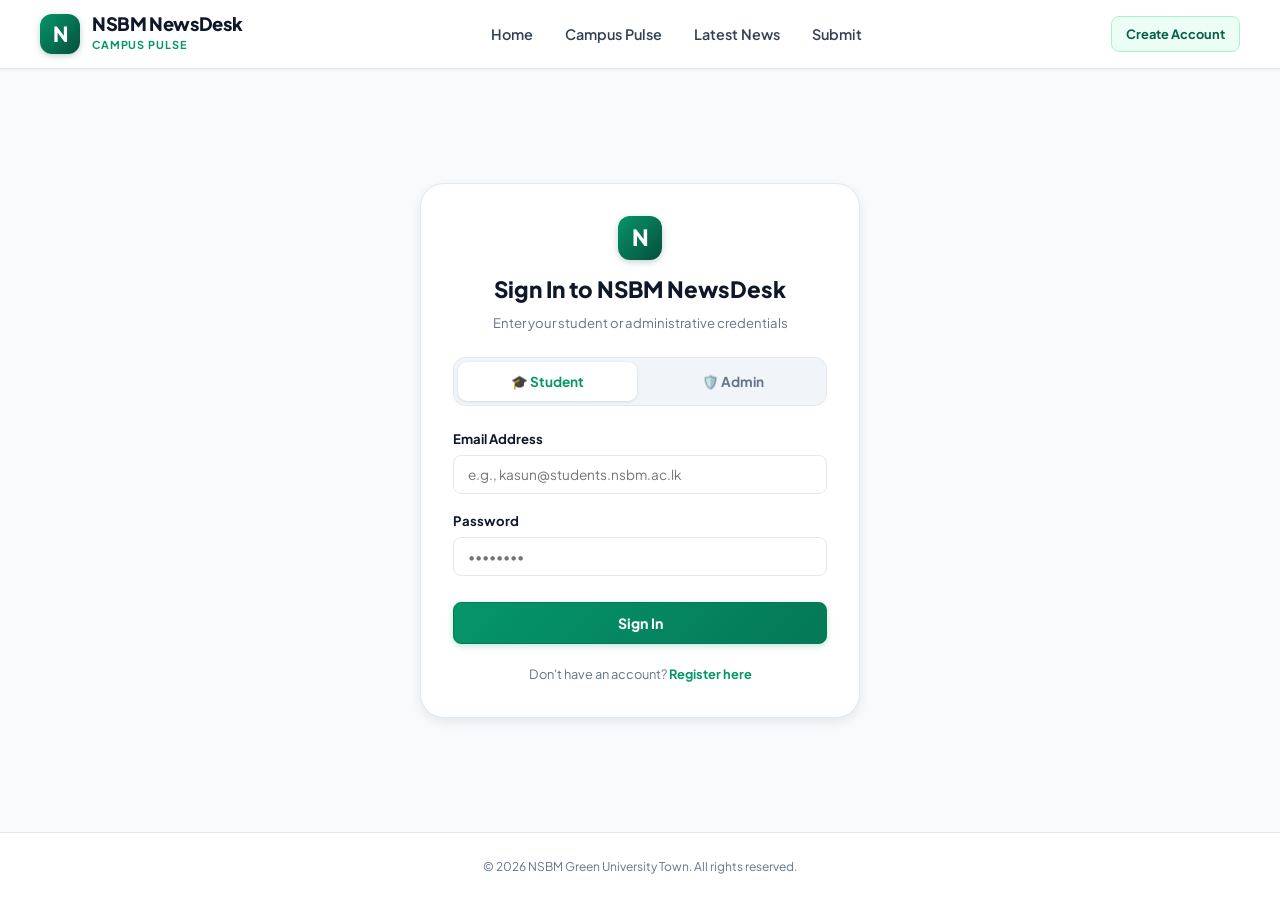
<file: login.html>
<!DOCTYPE html>
<html lang="en">
<head>
  <meta charset="UTF-8" />
  <meta name="viewport" content="width=device-width, initial-scale=1.0" />
  <title>Account Login — NSBM NewsDesk | NSBM Green University</title>
  <meta name="description" content="Sign in to your NSBM Green University NewsDesk student or administrative account." />

  <!-- Google Fonts: Plus Jakarta Sans & Newsreader -->
  <link rel="preconnect" href="https://fonts.googleapis.com">
  <link rel="preconnect" href="https://fonts.gstatic.com" crossorigin>
  <link href="https://fonts.googleapis.com/css2?family=Plus+Jakarta+Sans:wght@300;400;500;600;700;800&family=Newsreader:ital,opsz,wght@0,6..72,400;0,6..72,500;0,6..72,600;1,6..72,400&family=JetBrains+Mono:wght@400;500&display=swap" rel="stylesheet">

  <!-- Modular CSS Files -->
  <link rel="stylesheet" href="./css/style.css" />
  <link rel="stylesheet" href="./css/header.css" />
  <link rel="stylesheet" href="./css/footer.css" />
  <style>
    .role-switch { display: flex; gap: 6px; background: #f1f5f9; border: 1px solid var(--border, #e2e8f0); border-radius: 12px; padding: 4px; margin-bottom: 22px; }
    .role-switch-btn { flex: 1; border: 0; background: transparent; padding: 9px 12px; border-radius: 9px; font: inherit; font-size: 0.85rem; font-weight: 700; color: var(--muted-slate, #64748b); cursor: pointer; transition: background .15s, color .15s, box-shadow .15s; }
    .role-switch-btn.active { background: #ffffff; color: var(--primary-accent, #059669); box-shadow: 0 1px 3px rgba(15, 23, 42, .12); }
    .role-switch-btn:focus-visible { outline: 2px solid var(--primary-accent, #059669); outline-offset: 1px; }
  </style>
</head>
<body style="display: flex; flex-direction: column; min-height: 100vh;">

  <!-- Simple Brand Header -->
  <header class="main-nav-header">
    <div class="container">
      <div class="nav-wrapper">
        <a href="./index.html" class="brand-link">
          <div class="brand-logo-icon">N</div>
          <div class="brand-text">
            <span class="brand-title">NSBM NewsDesk</span>
            <span class="brand-sub">Campus Pulse</span>
          </div>
        </a>

        <ul class="nav-menu">
          <li><a href="./index.html" class="nav-item-link">Home</a></li>
          <li><a href="./pulse.html" class="nav-item-link">Campus Pulse</a></li>
          <li><a href="./news.html" class="nav-item-link">Latest News</a></li>
          <li><a href="./submit.html" class="nav-item-link">Submit</a></li>
        </ul>

        <div class="nav-actions">
          <a href="./register.html" class="btn-secondary" style="padding: 7px 14px; font-size: 0.8rem;">
            Create Account
          </a>
        </div>
      </div>
    </div>
  </header>

  <main style="flex: 1; display: flex; align-items: center; justify-content: center; padding: 48px 20px;">
    <div style="width: 100%; max-width: 440px; background: #ffffff; border: 1px solid var(--border); border-radius: var(--radius-xl); padding: 32px; box-shadow: var(--shadow-md);">
      <div style="text-align: center; margin-bottom: 24px;">
        <div class="brand-logo-icon" style="margin: 0 auto 12px; width: 44px; height: 44px; font-size: 1.4rem;">N</div>
        <h1 style="font-size: 1.4rem; font-weight: 800; color: var(--dark-slate);">Sign In to NSBM NewsDesk</h1>
        <p style="font-size: 0.82rem; color: var(--muted-slate); margin-top: 4px;">Enter your student or administrative credentials</p>
      </div>

      <div class="role-switch" role="tablist" aria-label="Account type">
        <button type="button" class="role-switch-btn active" data-type="student" role="tab" onclick="setLoginType('student')">🎓 Student</button>
        <button type="button" class="role-switch-btn" data-type="admin" role="tab" onclick="setLoginType('admin')">🛡️ Admin</button>
      </div>

      <div id="loginErrorMessage" style="display: none; background: #fef2f2; border: 1px solid #fecaca; color: #b91c1c; padding: 10px 14px; border-radius: 8px; font-size: 0.8rem; margin-bottom: 18px; font-weight: 600;"></div>

      <form id="loginForm" onsubmit="handleFormLogin(event)">
        <div class="form-group">
          <label>Email Address</label>
          <input type="email" id="loginEmail" class="form-control" placeholder="e.g., kasun@students.nsbm.ac.lk" required />
        </div>

        <div class="form-group">
          <label>Password</label>
          <input type="password" id="loginPassword" class="form-control" placeholder="••••••••" required />
        </div>

        <button type="submit" class="btn-submit-primary" style="width: 100%; margin-top: 10px;">
          Sign In
        </button>
      </form>

      <div style="text-align: center; margin-top: 20px; font-size: 0.8rem; color: var(--muted-slate);">
        Don't have an account? <a href="./register.html" id="loginRegisterLink" style="color: var(--primary-accent); font-weight: 700;">Register here</a>
      </div>
    </div>
  </main>

  <footer class="site-footer" style="margin-top: 0; padding: 24px 0;">
    <div class="container" style="text-align: center; font-size: 0.75rem; color: var(--muted-slate);">
      © 2026 NSBM Green University Town. All rights reserved.
    </div>
  </footer>

  <script src="./js/auth.js"></script>
  <script>
    let loginType = 'student';

    function setLoginType(type) {
      loginType = type === 'admin' ? 'admin' : 'student';
      document.querySelectorAll('.role-switch-btn').forEach(b => {
        b.classList.toggle('active', b.dataset.type === loginType);
      });
      document.getElementById('loginEmail').placeholder =
        loginType === 'admin' ? 'e.g., rasika@nsbm.ac.lk' : 'e.g., kasun@students.nsbm.ac.lk';
      document.getElementById('loginRegisterLink').href =
        loginType === 'admin' ? './register.html?type=admin' : './register.html';
      document.getElementById('loginErrorMessage').style.display = 'none';
    }

    async function handleFormLogin(e) {
      e.preventDefault();
      const email = document.getElementById('loginEmail').value.trim();
      const password = document.getElementById('loginPassword').value;
      const errBox = document.getElementById('loginErrorMessage');
      const submitButton = document.querySelector('#loginForm button[type="submit"]');
      errBox.style.display = 'none';
      submitButton.disabled = true;
      submitButton.textContent = 'Signing in...';

      try {
        const res = await fetch('./backend/login.php', {
          method: 'POST',
          headers: { 'Content-Type': 'application/json', 'Accept': 'application/json' },
          body: JSON.stringify({ account_type: loginType, email, password }),
          credentials: 'same-origin'
        });
        const data = await res.json().catch(() => ({}));
        if (!res.ok || !data.success || !data.user) {
          throw new Error(data.error || 'Unable to sign in. Please check your details and try again.');
        }
        localStorage.removeItem('nsbm_session_user');
        window.location.href = data.user.role === 'ADMIN' ? './admin/dashboard.html' : './index.html';
      } catch (err) {
        errBox.textContent = err.message || 'Could not connect to the server. Make sure Apache and MySQL are running.';
        errBox.style.display = 'block';
      } finally {
        submitButton.disabled = false;
        submitButton.textContent = 'Sign In';
      }
    }

    // Open on the Admin tab when the link is login.html?type=admin
    if (new URLSearchParams(window.location.search).get('type') === 'admin') {
      setLoginType('admin');
    }
  </script>
</body>
</html>
</file>
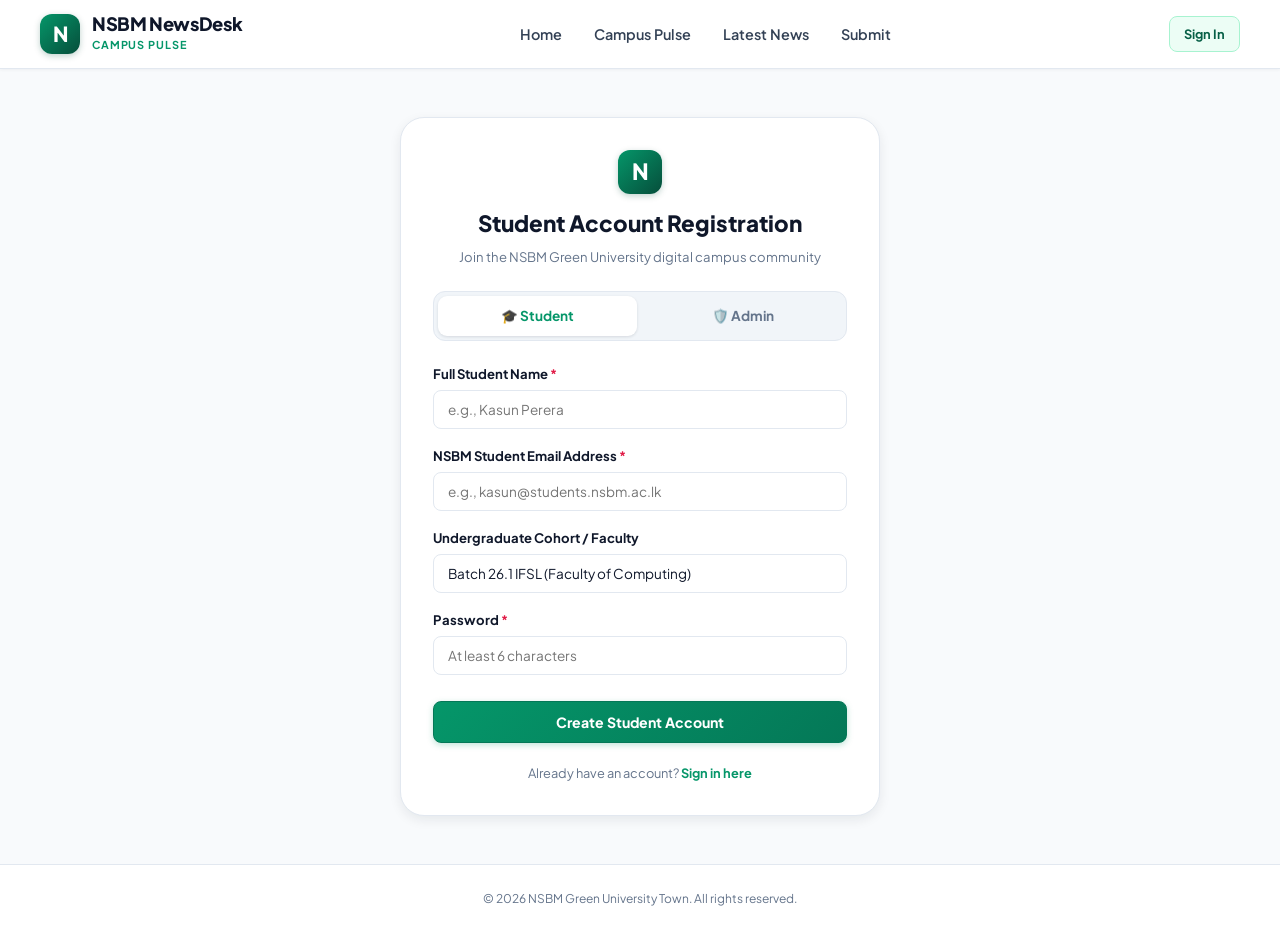
<file: register.html>
<!DOCTYPE html>
<html lang="en">
<head>
  <meta charset="UTF-8" />
  <meta name="viewport" content="width=device-width, initial-scale=1.0" />
  <title>Register — NSBM NewsDesk | NSBM Green University</title>
  <meta name="description" content="Create your student account on NSBM NewsDesk to bookmark articles, join student discussions, and personalize your feed." />

  <!-- Google Fonts: Plus Jakarta Sans & Newsreader -->
  <link rel="preconnect" href="https://fonts.googleapis.com">
  <link rel="preconnect" href="https://fonts.gstatic.com" crossorigin>
  <link href="https://fonts.googleapis.com/css2?family=Plus+Jakarta+Sans:wght@300;400;500;600;700;800&family=Newsreader:ital,opsz,wght@0,6..72,400;0,6..72,500;0,6..72,600;1,6..72,400&family=JetBrains+Mono:wght@400;500&display=swap" rel="stylesheet">

  <!-- Modular CSS Files -->
  <link rel="stylesheet" href="./css/style.css" />
  <link rel="stylesheet" href="./css/header.css" />
  <link rel="stylesheet" href="./css/footer.css" />
  <style>
    .role-switch { display: flex; gap: 6px; background: #f1f5f9; border: 1px solid var(--border, #e2e8f0); border-radius: 12px; padding: 4px; margin-bottom: 22px; }
    .role-switch-btn { flex: 1; border: 0; background: transparent; padding: 9px 12px; border-radius: 9px; font: inherit; font-size: 0.85rem; font-weight: 700; color: var(--muted-slate, #64748b); cursor: pointer; transition: background .15s, color .15s, box-shadow .15s; }
    .role-switch-btn.active { background: #ffffff; color: var(--primary-accent, #059669); box-shadow: 0 1px 3px rgba(15, 23, 42, .12); }
    .role-switch-btn:focus-visible { outline: 2px solid var(--primary-accent, #059669); outline-offset: 1px; }
  </style>
</head>
<body style="display: flex; flex-direction: column; min-height: 100vh;">

  <!-- Header -->
  <header class="main-nav-header">
    <div class="container">
      <div class="nav-wrapper">
        <a href="./index.html" class="brand-link">
          <div class="brand-logo-icon">N</div>
          <div class="brand-text">
            <span class="brand-title">NSBM NewsDesk</span>
            <span class="brand-sub">Campus Pulse</span>
          </div>
        </a>

        <ul class="nav-menu">
          <li><a href="./index.html" class="nav-item-link">Home</a></li>
          <li><a href="./pulse.html" class="nav-item-link">Campus Pulse</a></li>
          <li><a href="./news.html" class="nav-item-link">Latest News</a></li>
          <li><a href="./submit.html" class="nav-item-link">Submit</a></li>
        </ul>

        <div class="nav-actions">
          <a href="./login.html" class="btn-secondary" style="padding: 7px 14px; font-size: 0.8rem;">
            Sign In
          </a>
        </div>
      </div>
    </div>
  </header>

  <main style="flex: 1; display: flex; align-items: center; justify-content: center; padding: 48px 20px;">
    <div style="width: 100%; max-width: 480px; background: #ffffff; border: 1px solid var(--border); border-radius: var(--radius-xl); padding: 32px; box-shadow: var(--shadow-md);">
      <div style="text-align: center; margin-bottom: 24px;">
        <div class="brand-logo-icon" style="margin: 0 auto 12px; width: 44px; height: 44px; font-size: 1.4rem;">N</div>
        <h1 id="regTitle" style="font-size: 1.4rem; font-weight: 800; color: var(--dark-slate);">Student Account Registration</h1>
        <p id="regSubtitle" style="font-size: 0.82rem; color: var(--muted-slate); margin-top: 4px;">Join the NSBM Green University digital campus community</p>
      </div>

      <div class="role-switch" role="tablist" aria-label="Account type">
        <button type="button" class="role-switch-btn active" data-type="student" role="tab" onclick="setRegisterType('student')">🎓 Student</button>
        <button type="button" class="role-switch-btn" data-type="admin" role="tab" onclick="setRegisterType('admin')">🛡️ Admin</button>
      </div>

      <div id="adminApprovalNotice" style="display: none; background: #fffbeb; border: 1px solid #fde68a; color: #92400e; padding: 10px 14px; border-radius: 8px; font-size: 0.8rem; margin-bottom: 18px; font-weight: 600;">
        Admin accounts must be approved by an existing administrator before you can sign in.
      </div>

      <div id="registerSuccessMessage" style="display: none; background: #ecfdf5; border: 1px solid #a7f3d0; color: #065f46; padding: 10px 14px; border-radius: 8px; font-size: 0.8rem; margin-bottom: 18px; font-weight: 600;"></div>

      <div id="registerErrorMessage" style="display: none; background: #fef2f2; border: 1px solid #fecaca; color: #b91c1c; padding: 10px 14px; border-radius: 8px; font-size: 0.8rem; margin-bottom: 18px; font-weight: 600;"></div>

      <form id="registerForm" onsubmit="handleFormRegister(event)">
        <div class="form-group">
          <label><span id="lblNameText">Full Student Name</span> <span class="req">*</span></label>
          <input type="text" id="regName" class="form-control" placeholder="e.g., Kasun Perera" required />
        </div>

        <div class="form-group">
          <label><span id="lblEmailText">NSBM Student Email Address</span> <span class="req">*</span></label>
          <input type="email" id="regEmail" class="form-control" placeholder="e.g., kasun@students.nsbm.ac.lk" required />
        </div>

        <div class="form-group">
          <label id="lblCohort">Undergraduate Cohort / Faculty</label>
          <input type="text" id="regCohort" class="form-control" value="Batch 26.1 IFSL (Faculty of Computing)" required />
        </div>

        <div class="form-group">
          <label>Password <span class="req">*</span></label>
          <input type="password" id="regPassword" class="form-control" placeholder="At least 6 characters" minlength="6" required />
        </div>

        <button type="submit" id="regSubmitBtn" class="btn-submit-primary" style="width: 100%; margin-top: 10px;">
          Create Student Account
        </button>
      </form>

      <div style="text-align: center; margin-top: 20px; font-size: 0.8rem; color: var(--muted-slate);">
        Already have an account? <a href="./login.html" style="color: var(--primary-accent); font-weight: 700;">Sign in here</a>
      </div>
    </div>
  </main>

  <footer class="site-footer" style="margin-top: 0; padding: 24px 0;">
    <div class="container" style="text-align: center; font-size: 0.75rem; color: var(--muted-slate);">
      © 2026 NSBM Green University Town. All rights reserved.
    </div>
  </footer>

  <script src="./js/auth.js"></script>
  <script>
    const REG_TEXT = {
      student: {
        title: 'Student Account Registration',
        subtitle: 'Join the NSBM Green University digital campus community',
        name: 'Full Student Name',
        email: 'NSBM Student Email Address',
        emailPh: 'e.g., kasun@students.nsbm.ac.lk',
        cohort: 'Undergraduate Cohort / Faculty',
        cohortPh: '',
        button: 'Create Student Account'
      },
      admin: {
        title: 'Admin Account Request',
        subtitle: 'Request administrator access to manage NSBM NewsDesk',
        name: 'Full Name',
        email: 'NSBM Staff Email Address',
        emailPh: 'e.g., rasika@nsbm.ac.lk',
        cohort: 'Department / Position',
        cohortPh: 'e.g., Faculty of Computing - Lecturer',
        button: 'Request Admin Account'
      }
    };
    const regSavedCohort = { student: 'Batch 26.1 IFSL (Faculty of Computing)', admin: '' };
    let regType = 'student';

    function setRegisterType(type) {
      const cohortInput = document.getElementById('regCohort');
      regSavedCohort[regType] = cohortInput.value;
      regType = type === 'admin' ? 'admin' : 'student';
      const t = REG_TEXT[regType];

      document.querySelectorAll('.role-switch-btn').forEach(b => {
        b.classList.toggle('active', b.dataset.type === regType);
      });
      document.getElementById('regTitle').textContent = t.title;
      document.getElementById('regSubtitle').textContent = t.subtitle;
      document.getElementById('lblNameText').textContent = t.name;
      document.getElementById('lblEmailText').textContent = t.email;
      document.getElementById('regEmail').placeholder = t.emailPh;
      document.getElementById('lblCohort').textContent = t.cohort;
      cohortInput.placeholder = t.cohortPh;
      cohortInput.value = regSavedCohort[regType];
      document.getElementById('regSubmitBtn').textContent = t.button;
      document.getElementById('adminApprovalNotice').style.display = regType === 'admin' ? 'block' : 'none';
      document.getElementById('registerErrorMessage').style.display = 'none';
      document.getElementById('registerSuccessMessage').style.display = 'none';
    }

    async function handleFormRegister(e) {
      e.preventDefault();
      const name = document.getElementById('regName').value.trim();
      const email = document.getElementById('regEmail').value.trim();
      const cohort = document.getElementById('regCohort').value.trim();
      const password = document.getElementById('regPassword').value;
      const errBox = document.getElementById('registerErrorMessage');
      const okBox = document.getElementById('registerSuccessMessage');
      const submitButton = document.getElementById('regSubmitBtn');
      errBox.style.display = 'none';
      okBox.style.display = 'none';
      submitButton.disabled = true;
      submitButton.textContent = 'Creating account...';

      try {
        const res = await fetch('./backend/register.php', {
          method: 'POST',
          headers: { 'Content-Type': 'application/json', 'Accept': 'application/json' },
          body: JSON.stringify({ account_type: regType, name, email, cohort, password }),
          credentials: 'same-origin'
        });
        const data = await res.json().catch(() => ({}));
        if (!res.ok || !data.success) {
          throw new Error(data.error || 'Registration failed. Please check your details and try again.');
        }

        // Admin requests are saved as "pending": show a message instead of signing in.
        if (data.pending) {
          document.getElementById('registerForm').reset();
          document.getElementById('regCohort').value = '';
          okBox.textContent = data.message || 'Admin request sent. An existing administrator must approve your account before you can sign in.';
          okBox.style.display = 'block';
          return;
        }

        if (!data.user) {
          throw new Error('Registration failed. Please check your details and try again.');
        }
        localStorage.removeItem('nsbm_session_user');
        window.location.href = './index.html';
      } catch (err) {
        errBox.textContent = err.message || 'Could not connect to the server. Make sure Apache and MySQL are running.';
        errBox.style.display = 'block';
      } finally {
        submitButton.disabled = false;
        submitButton.textContent = REG_TEXT[regType].button;
      }
    }

    // Open on the Admin tab when the link is register.html?type=admin
    if (new URLSearchParams(window.location.search).get('type') === 'admin') {
      setRegisterType('admin');
    }
  </script>
</body>
</html>
</file>
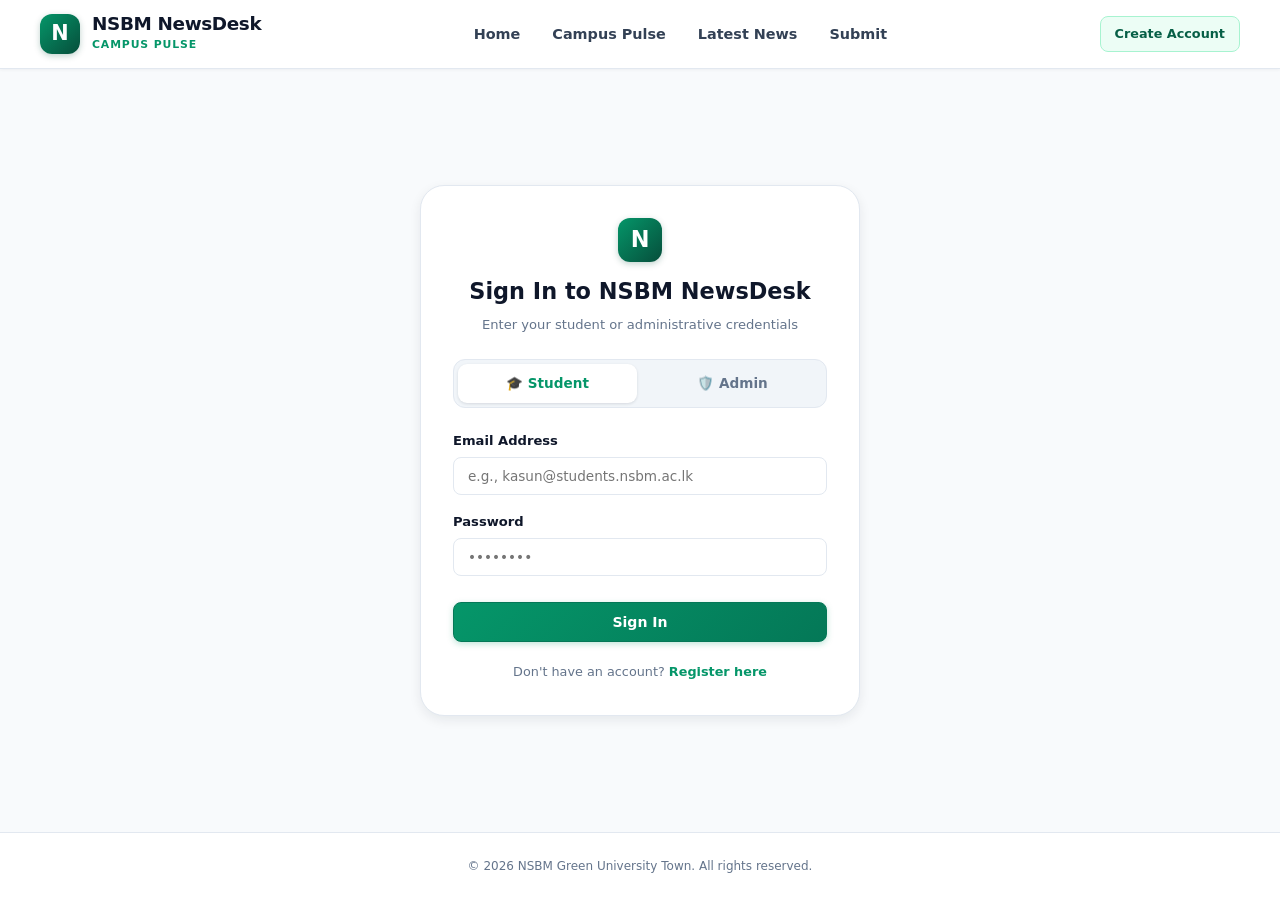
<file: admin/dashboard.html>
<!DOCTYPE html>
<html lang="en">
<head>
  <meta charset="UTF-8" />
  <meta name="viewport" content="width=device-width, initial-scale=1.0" />
  <title>Staff Admin Dashboard — NSBM NewsDesk | NSBM Green University</title>
  <meta name="description" content="Staff administration and editorial management console for NSBM Green University NewsDesk and Campus Pulse." />

  <!-- Google Fonts: Plus Jakarta Sans & Newsreader -->
  <link rel="preconnect" href="https://fonts.googleapis.com">
  <link rel="preconnect" href="https://fonts.gstatic.com" crossorigin>
  <link href="https://fonts.googleapis.com/css2?family=Plus+Jakarta+Sans:wght@300;400;500;600;700;800&family=Newsreader:ital,opsz,wght@0,6..72,400;0,6..72,500;0,6..72,600;1,6..72,400&family=JetBrains+Mono:wght@400;500&display=swap" rel="stylesheet">

  <!-- Modular CSS Files -->
  <link rel="stylesheet" href="../css/style.css" />
  <link rel="stylesheet" href="../css/header.css" />
  <link rel="stylesheet" href="../css/footer.css" />
  <link rel="stylesheet" href="../css/admin.css" />
</head>
<body>

  <!-- Navigation Bar -->
  <header class="main-nav-header">
    <div class="container">
      <div class="nav-wrapper">
        <a href="../index.html" class="brand-link">
          <div class="brand-logo-icon">N</div>
          <div class="brand-text">
            <span class="brand-title">NSBM NewsDesk</span>
            <span class="brand-sub">Staff Admin Console</span>
          </div>
        </a>

        <ul class="nav-menu">
          <li><a href="../index.html" class="nav-item-link">Student Home</a></li>
          <li><a href="../pulse.html" class="nav-item-link">Campus Pulse</a></li>
          <li><a href="../news.html" class="nav-item-link">Latest News</a></li>
          <li><a href="../submit.html" class="nav-item-link">Submit Story</a></li>
        </ul>

        <div class="nav-actions">
          <!-- Profile Badge with Account Dropdown -->
          <div class="user-profile-wrapper">
            <div class="user-profile-badge" id="userProfileBadgeBtn" title="Account Menu">
              <img id="navUserBadgeAvatar" src="https://images.unsplash.com/photo-1534528741775-53994a69daeb?auto=format&fit=crop&q=80&w=150" alt="Admin" class="user-avatar-mini" />
              <span id="navUserBadgeName">Dr. Rasika Silva</span>
              <span class="dropdown-caret">▼</span>
            </div>

            <div class="profile-dropdown-menu" id="profileDropdownMenu"></div>
          </div>

          <button class="icon-btn hamburger-toggle" id="hamburgerToggle" aria-label="Toggle Navigation Menu">
            ☰
          </button>
        </div>
      </div>
    </div>

    <!-- Mobile Drawer -->
    <div class="mobile-nav-drawer" id="mobileNavDrawer">
      <a href="../index.html">Student Home</a>
      <a href="../pulse.html">Campus Pulse</a>
      <a href="../news.html">Latest News</a>
      <a href="../submit.html">Submit Story</a>
      <a href="./dashboard.html" class="active" style="color: #059669; font-weight: 700;">Admin Dashboard</a>
    </div>
  </header>

  <!-- ========================================================= -->
  <!-- ADMIN DASHBOARD CONTENT -->
  <!-- ========================================================= -->
  <main class="page-view" style="padding-top: 20px;">
    <div class="container">

      <!-- Admin Welcome Banner -->
      <div class="admin-welcome-banner">
        <div>
          <div class="admin-role-badge">
            <span>🛡️ Staff Administration Console</span>
          </div>
          <h1 style="font-size: 1.5rem; font-weight: 800; color: var(--dark-slate); margin-top: 2px;">
            Good morning, <span id="adminGreetingName">Dr. Rasika Silva</span>
          </h1>
          <p style="font-size: 0.82rem; color: var(--muted-slate); margin-top: 2px;">
            Faculty of Computing & Media Unit · Live editorial operations for NSBM Green University.
          </p>
        </div>

        <div style="display: flex; gap: 10px; align-items: center; flex-wrap: wrap;">
          <a href="../index.html" class="btn-secondary" style="font-size: 0.82rem; padding: 10px 16px;">
            <span>Return to Student Feed</span>
          </a>
          <button class="btn-submit-primary" style="font-size: 0.82rem; padding: 10px 18px;" onclick="openAdminCreateNewsModal()">
            <span>+ Create News Article</span>
          </button>
        </div>
      </div>

      <!-- Admin Layout: Sidebar + Main Content -->
      <div class="admin-layout-wrapper">

        <!-- Sidebar Navigation -->
        <aside class="admin-sidebar-box">
          <div style="font-size: 0.68rem; font-weight: 800; text-transform: uppercase; color: #94a3b8; padding: 6px 12px 6px;">Operations</div>
          <button class="admin-nav-item-btn active" onclick="switchAdminTab('dashboard', this)">
            <span>📊 Dashboard</span>
          </button>

          <div style="font-size: 0.68rem; font-weight: 800; text-transform: uppercase; color: #94a3b8; padding: 12px 12px 6px;">Content Modules</div>
          <button class="admin-nav-item-btn" onclick="switchAdminTab('news', this)">
            <span>📰 News Management</span>
            <span class="admin-nav-badge" id="adminNewsBadge">7</span>
          </button>

          <button class="admin-nav-item-btn" onclick="switchAdminTab('pulse', this)">
            <span>📡 Campus Pulse Radar</span>
            <span class="admin-nav-badge">Live</span>
          </button>

          <button class="admin-nav-item-btn" onclick="switchAdminTab('submissions', this)">
            <span>📥 Student Submissions</span>
            <span class="admin-nav-badge" id="adminPendingBadge" style="background: #fef3c7; color: #b45309;">2 Pending</span>
          </button>

          <div style="font-size: 0.68rem; font-weight: 800; text-transform: uppercase; color: #94a3b8; padding: 12px 12px 6px;">Access Control</div>
          <button class="admin-nav-item-btn" onclick="switchAdminTab('requests', this)">
            <span>🛡️ Admin Requests</span>
            <span class="admin-nav-badge" id="adminRequestsBadge">...</span>
          </button>
        </aside>

        <!-- Main Tab Panes -->
        <div style="min-width: 0;">

          <!-- 1. DASHBOARD OVERVIEW PANE -->
          <div class="admin-tab-pane active" id="admin-pane-dashboard">

            <!-- Metrics Cards -->
            <div class="admin-metrics-row">
              <div class="admin-stat-card">
                <div class="admin-stat-icon-wrap green">📰</div>
                <div>
                  <div class="admin-stat-num" id="adminStatTotalNews">7</div>
                  <div class="admin-stat-label">Published Articles</div>
                </div>
              </div>

              <div class="admin-stat-card">
                <div class="admin-stat-icon-wrap amber">📥</div>
                <div>
                  <div class="admin-stat-num" id="adminStatPending">2</div>
                  <div class="admin-stat-label">Pending Submissions</div>
                </div>
              </div>

              <div class="admin-stat-card">
                <div class="admin-stat-icon-wrap blue">📡</div>
                <div>
                  <div class="admin-stat-num" id="adminStatPulse">4</div>
                  <div class="admin-stat-label">Active Pulse Radar Items</div>
                </div>
              </div>
            </div>

            <!-- Pending Review Queue -->
            <div class="admin-data-panel">
              <div class="admin-panel-title-bar">
                <div>
                  <h3 style="font-size: 1rem; font-weight: 800; color: var(--dark-slate);">Student Reporter Queue (Pending Review)</h3>
                  <p style="font-size: 0.75rem; color: var(--muted-slate); margin-top: 2px;">Campus submissions awaiting faculty editorial approval.</p>
                </div>
                <button class="customize-interests-btn" onclick="switchAdminTab('submissions')">View All Submissions</button>
              </div>

              <div style="overflow-x: auto;">
                <table class="admin-data-table">
                  <thead>
                    <tr>
                      <th>Ref Code</th>
                      <th>Headline</th>
                      <th>Reporter</th>
                      <th>Category</th>
                      <th>Date</th>
                      <th>Action</th>
                    </tr>
                  </thead>
                  <tbody id="adminDashboardPendingTbody">
                    <!-- Populated by js/admin.js -->
                  </tbody>
                </table>
              </div>
            </div>

            <!-- Recent Live News -->
            <div class="admin-data-panel">
              <div class="admin-panel-title-bar">
                <div>
                  <h3 style="font-size: 1rem; font-weight: 800; color: var(--dark-slate);">Recently Published Articles</h3>
                  <p style="font-size: 0.75rem; color: var(--muted-slate); margin-top: 2px;">Latest stories broadcast to university students.</p>
                </div>
                <button class="customize-interests-btn" onclick="switchAdminTab('news')">Manage All News</button>
              </div>

              <div style="overflow-x: auto;">
                <table class="admin-data-table">
                  <thead>
                    <tr>
                      <th>Headline</th>
                      <th>Category</th>
                      <th>Author</th>
                      <th>Date</th>
                      <th>Views</th>
                      <th>Status</th>
                    </tr>
                  </thead>
                  <tbody id="adminDashboardRecentTbody">
                    <!-- Populated by js/admin.js -->
                  </tbody>
                </table>
              </div>
            </div>

          </div>

          <!-- 2. NEWS MANAGEMENT PANE -->
          <div class="admin-tab-pane" id="admin-pane-news">
            <div class="admin-data-panel">
              <div class="admin-panel-title-bar">
                <div>
                  <h3 style="font-size: 1.1rem; font-weight: 800; color: var(--dark-slate);">News Management</h3>
                  <p style="font-size: 0.78rem; color: var(--muted-slate); margin-top: 2px;">Review, publish, and delete campus articles.</p>
                </div>
                <button class="btn-submit-primary" style="font-size: 0.8rem; padding: 8px 16px;" onclick="openAdminCreateNewsModal()">+ New Story</button>
              </div>

              <!-- Filter Toolbar -->
              <div style="display: flex; gap: 12px; margin-bottom: 16px; flex-wrap: wrap;">
                <input type="text" id="adminNewsSearchInput" class="form-control" style="max-width: 280px;" placeholder="Filter by title or author..." oninput="renderAdminNewsTable()" />
                <select id="adminNewsCategoryFilter" class="form-control" style="max-width: 180px;" onchange="renderAdminNewsTable()">
                  <option value="All">All Categories</option>
                  <option value="Events">Events</option>
                  <option value="Academic">Academic</option>
                  <option value="Announcements">Announcements</option>
                  <option value="Campus Life">Campus Life</option>
                </select>
              </div>

              <div style="overflow-x: auto;">
                <table class="admin-data-table">
                  <thead>
                    <tr>
                      <th>Story</th>
                      <th>Category</th>
                      <th>Author</th>
                      <th>Published</th>
                      <th>Views</th>
                      <th>Status</th>
                      <th>Actions</th>
                    </tr>
                  </thead>
                  <tbody id="adminNewsTableTbody">
                    <!-- Populated by js/admin.js -->
                  </tbody>
                </table>
              </div>
            </div>
          </div>

          <!-- 3. CAMPUS PULSE RADAR PANE -->
          <div class="admin-tab-pane" id="admin-pane-pulse">
            <div class="admin-data-panel">
              <div class="admin-panel-title-bar">
                <div>
                  <h3 style="font-size: 1.1rem; font-weight: 800; color: var(--dark-slate);">Campus Pulse Radar Management</h3>
                  <p style="font-size: 0.78rem; color: var(--muted-slate); margin-top: 2px;">Control live campus activities, timetables, and statuses.</p>
                </div>
                <button class="btn-submit-primary" style="font-size: 0.8rem; padding: 8px 16px;" onclick="openAdminAddPulseModal()">+ Add Activity</button>
              </div>

              <div id="adminPulseToolbar" style="display: flex; gap: 8px; margin-bottom: 18px;">
                <button class="pulse-tab active" onclick="filterClientAdminPulse('all', this)">All</button>
                <button class="pulse-tab" onclick="filterClientAdminPulse('happening_now', this)">🟢 Happening Now</button>
                <button class="pulse-tab" onclick="filterClientAdminPulse('upcoming', this)">🔵 Upcoming</button>
                <button class="pulse-tab" onclick="filterClientAdminPulse('completed', this)">⚪ Completed</button>
              </div>

              <div id="adminPulseCardsContainer">
                <!-- Populated by js/admin.js -->
              </div>
            </div>
          </div>

          <!-- 5. ADMIN REQUESTS PANE -->
          <div class="admin-tab-pane" id="admin-pane-requests">
            <div class="admin-data-panel">
              <div class="admin-panel-title-bar">
                <div>
                  <h3 style="font-size: 1.1rem; font-weight: 800; color: var(--dark-slate);">Admin Account Requests</h3>
                  <p style="font-size: 0.78rem; color: var(--muted-slate); margin-top: 2px;">People who registered as administrators. They cannot sign in until you approve them.</p>
                </div>
              </div>
              <div style="overflow-x: auto;">
                <table class="admin-data-table">
                  <thead>
                    <tr><th>Name</th><th>Email</th><th>Department / Position</th><th>Requested</th><th>Action</th></tr>
                  </thead>
                  <tbody id="adminRequestsTbody">
                    <tr><td colspan="5" style="text-align:center; color:#64748b; padding:28px;">Loading...</td></tr>
                  </tbody>
                </table>
              </div>
            </div>
          </div>

          <!-- 4. SUBMISSIONS QUEUE PANE -->
          <div class="admin-tab-pane" id="admin-pane-submissions">
            <div class="admin-data-panel">
              <div class="admin-panel-title-bar">
                <div>
                  <h3 style="font-size: 1.1rem; font-weight: 800; color: var(--dark-slate);">Student Reporter Submissions</h3>
                  <p style="font-size: 0.78rem; color: var(--muted-slate); margin-top: 2px;">Review student news submissions and publish them live to campus feeds.</p>
                </div>
              </div>

              <div style="margin-bottom: 18px;">
                <input type="text" id="adminSubmissionFilterInput" class="form-control" style="max-width: 320px;" placeholder="Search by student name, headline, or ref..." oninput="renderAdminSubmissionsTable()" />
              </div>

              <div id="adminSubmissionsCardsList">
                <!-- Populated by js/admin.js -->
              </div>
            </div>
          </div>

        </div>
      </div>

    </div>
  </main>

  <!-- ========================================================= -->
  <!-- ADMIN MODAL: CREATE NEWS -->
  <!-- ========================================================= -->
  <div class="interests-modal-backdrop" id="adminCreateNewsModal" onclick="closeAdminCreateNewsModal()">
    <div class="interests-modal-window" style="max-width: 620px;" onclick="event.stopPropagation()">
      <div style="display: flex; justify-content: space-between; align-items: center; margin-bottom: 14px;">
        <h3 style="font-size: 1.15rem; font-weight: 800; color: var(--dark-slate);">Publish New Campus News</h3>
        <button class="close-x-btn" onclick="closeAdminCreateNewsModal()">✕</button>
      </div>

      <form onsubmit="handleAdminCreateNewsSubmit(event)">
        <div class="form-group">
          <label>Headline / Title <span class="req">*</span></label>
          <input type="text" id="adminNewNewsTitle" class="form-control" placeholder="e.g., NSBM Green University Recognized for Sustainable Campus" required />
        </div>

        <div style="display: grid; grid-template-columns: 1fr 1fr; gap: 14px;">
          <div class="form-group">
            <label>Category <span class="req">*</span></label>
            <select id="adminNewNewsCategory" class="form-control">
              <option value="Events">Events</option>
              <option value="Academic">Academic</option>
              <option value="Announcements">Announcements</option>
              <option value="Campus Life">Campus Life</option>
              <option value="Technology">Technology</option>
              <option value="Sports">Sports</option>
            </select>
          </div>

          <div class="form-group">
            <label>Author Byline</label>
            <input type="text" id="adminNewNewsAuthor" class="form-control" value="Dr. Rasika Silva (Faculty Editor)" />
          </div>
        </div>

        <div class="form-group">
          <label>Cover Photo</label>
          <select id="adminNewNewsCover" class="form-control">
            <option value="../images/hero_innovation_week.jpg">Innovation Week & Concourse</option>
            <option value="../images/news_ai_research_lab.jpg">AI Research & Computing Complex</option>
            <option value="../images/news_career_fair.jpg">Auditorium Career Fair</option>
            <option value="../images/news_cricket_tournament.jpg">Campus Sports Grounds</option>
          </select>
        </div>

        <div class="form-group">
          <label>Short Summary (Preview feed) <span class="req">*</span></label>
          <textarea id="adminNewNewsSummary" class="form-control" style="min-height: 65px;" placeholder="Brief summary of the story..." required></textarea>
        </div>

        <div class="form-group">
          <label>Full Content <span class="req">*</span></label>
          <textarea id="adminNewNewsContent" class="form-control" style="min-height: 110px;" placeholder="Complete story content, paragraphs, quotes..." required></textarea>
        </div>

        <div class="form-group" style="display: flex; align-items: center; gap: 8px;">
          <input type="checkbox" id="adminNewNewsImportant" checked />
          <label for="adminNewNewsImportant" style="margin: 0; cursor: pointer;">Pin as Featured / Important Story</label>
        </div>

        <div style="display: flex; justify-content: flex-end; gap: 10px; margin-top: 18px;">
          <button type="button" class="btn-secondary" onclick="closeAdminCreateNewsModal()">Cancel</button>
          <button type="submit" class="btn-submit-primary">Publish Live Now</button>
        </div>
      </form>
    </div>
  </div>

  <!-- ========================================================= -->
  <!-- ADMIN MODAL: ADD PULSE ACTIVITY -->
  <!-- ========================================================= -->
  <div class="interests-modal-backdrop" id="adminAddPulseModal" onclick="closeAdminAddPulseModal()">
    <div class="interests-modal-window" style="max-width: 580px;" onclick="event.stopPropagation()">
      <div style="display: flex; justify-content: space-between; align-items: center; margin-bottom: 14px;">
        <h3 style="font-size: 1.15rem; font-weight: 800; color: var(--dark-slate);">Add Campus Pulse Activity</h3>
        <button class="close-x-btn" onclick="closeAdminAddPulseModal()">✕</button>
      </div>

      <form onsubmit="handleAdminAddPulseSubmit(event)">
        <div class="form-group">
          <label>Activity Title <span class="req">*</span></label>
          <input type="text" id="adminNewPulseTitle" class="form-control" placeholder="e.g., Computing Club Hackathon Briefing" required />
        </div>

        <div style="display: grid; grid-template-columns: 1fr 1fr; gap: 14px;">
          <div class="form-group">
            <label>Location Venue</label>
            <input type="text" id="adminNewPulseLocation" class="form-control" placeholder="e.g., Computing Lab 4, Level 3" />
          </div>

          <div class="form-group">
            <label>Time / Schedule</label>
            <input type="text" id="adminNewPulseTime" class="form-control" placeholder="e.g., 2:00 PM - 4:30 PM" />
          </div>
        </div>

        <div style="display: grid; grid-template-columns: 1fr 1fr; gap: 14px;">
          <div class="form-group">
            <label>Category</label>
            <select id="adminNewPulseCategory" class="form-control">
              <option value="Technology">Technology</option>
              <option value="Academic">Academic</option>
              <option value="Campus Life">Campus Life</option>
              <option value="Sports">Sports</option>
            </select>
          </div>

          <div class="form-group">
            <label>Initial Status</label>
            <select id="adminNewPulseStatus" class="form-control">
              <option value="happening_now">🟢 Happening Now</option>
              <option value="upcoming" selected>🔵 Upcoming</option>
              <option value="completed">⚪ Completed</option>
            </select>
          </div>
        </div>

        <div class="form-group">
          <label>Brief Activity Details</label>
          <textarea id="adminNewPulseDesc" class="form-control" style="min-height: 65px;" placeholder="Short note about what students should expect or bring..."></textarea>
        </div>

        <div style="display: flex; justify-content: flex-end; gap: 10px; margin-top: 18px;">
          <button type="button" class="btn-secondary" onclick="closeAdminAddPulseModal()">Cancel</button>
          <button type="submit" class="btn-submit-primary">Add to Pulse Radar</button>
        </div>
      </form>
    </div>
  </div>

  <!-- Toast Container -->
  <div class="toast-container" id="toastContainer"></div>

  <!-- Footer -->
  <footer class="site-footer">
    <div class="container">
      <div class="footer-grid">
        <div>
          <div style="display: flex; align-items: center; gap: 10px; margin-bottom: 12px;">
            <div class="brand-logo-icon" style="width: 32px; height: 32px; font-size: 1rem;">N</div>
            <div style="font-weight: 800; color: var(--dark-slate); font-size: 1.05rem;">NSBM NewsDesk — Campus Pulse</div>
          </div>
          <p style="line-height: 1.6; color: var(--muted-slate); font-size: 0.78rem;">
            Staff administration and editorial portal for NSBM Green University Town, Pitipana, Homagama, Sri Lanka.
          </p>
        </div>

        <div>
          <div class="footer-col-title">Navigation</div>
          <ul class="footer-links-list">
            <li><a href="../index.html">Student Home</a></li>
            <li><a href="../pulse.html">Campus Pulse</a></li>
            <li><a href="../news.html">Latest News</a></li>
            <li><a href="../submit.html">Submit Story</a></li>
            <li><a href="./dashboard.html">Admin Dashboard</a></li>
          </ul>
        </div>

        <div>
          <div class="footer-col-title">Academic Directorate</div>
          <p style="font-size: 0.78rem; color: var(--body-slate); line-height: 1.6;">
            Faculty of Computing & Media Unit<br>
            <strong>Batch 26.1 IFSL</strong><br>
            Administrative Access Level: Tier 1
          </p>
        </div>
      </div>

      <div class="footer-bottom">
        <span>© 2026 NSBM Green University Town. All rights reserved.</span>
        <span>HTML5 · CSS3 · Vanilla JavaScript · PHP · MySQL Architecture</span>
      </div>
    </div>
  </footer>

  <script src="../js/auth.js"></script>
  <script src="../js/admin.js"></script>
  <script src="../js/admin-requests.js"></script>
</body>
</html>
</file>
<file: css/style.css>
/*
 * NSBM NewsDesk — Campus Pulse
 * css/style.css
 * Core design system, variables, layouts, cards, and modal components.
 */

:root {
  --primary: #064e3b;          /* NSBM Deep Forest Green */
  --primary-accent: #059669;   /* Fresh Emerald Accent */
  --primary-light: #ecfdf5;    /* Soft Mint Green Background */
  --primary-border: #a7f3d0;   /* Light Green Border */
  --dark-slate: #0f172a;       /* Primary Text Color */
  --body-slate: #334155;       /* Body Text */
  --muted-slate: #64748b;      /* Captions and Secondary Text */
  --border: #e2e8f0;           /* Subtle Dividers & Card Outlines */
  --bg-page: #f8fafc;          /* Off-white / Clean Canvas */
  --bg-card: #ffffff;          /* Pure White Container */
  --amber: #d97706;            /* Urgency / Deadlines */
  --amber-light: #fffbeb;
  --amber-border: #fde68a;
  --rose: #e11d48;             /* Critical Alert / Happening Now */
  --rose-light: #fff1f2;
  --sky: #0284c7;              /* Upcoming Pulse */
  --sky-light: #f0f9ff;
  --radius-sm: 8px;
  --radius-md: 12px;
  --radius-lg: 18px;
  --radius-xl: 24px;
  --shadow-sm: 0 1px 3px rgba(15, 23, 42, 0.05);
  --shadow-md: 0 4px 12px rgba(15, 23, 42, 0.08);
  --shadow-lg: 0 10px 25px -5px rgba(15, 23, 42, 0.1);
  --font-sans: 'Plus Jakarta Sans', system-ui, -apple-system, sans-serif;
  --font-serif: 'Newsreader', Georgia, serif;
  --font-mono: 'JetBrains Mono', monospace;

  /* NSBM Emerald Brand Button System */
  --btn-primary-bg: #059669;
  --btn-primary-gradient: linear-gradient(135deg, #059669 0%, #047857 100%);
  --btn-primary-hover-gradient: linear-gradient(135deg, #047857 0%, #064e3b 100%);
  --btn-primary-text: #ffffff;
  --btn-primary-border: #047857;
  --btn-primary-shadow: 0 2px 6px rgba(5, 150, 105, 0.25);
  --btn-primary-hover-shadow: 0 4px 14px rgba(5, 150, 105, 0.35);
  --btn-primary-focus: 0 0 0 3px rgba(5, 150, 105, 0.25);

  --btn-secondary-bg: #ecfdf5;
  --btn-secondary-border: #a7f3d0;
  --btn-secondary-text: #065f46;
  --btn-secondary-hover-bg: #d1fae5;
  --btn-secondary-hover-border: #059669;
  --btn-secondary-hover-text: #047857;
}

/* Global Reset & Base */
* {
  box-sizing: border-box;
  margin: 0;
  padding: 0;
}

body {
  font-family: var(--font-sans);
  background-color: var(--bg-page);
  color: var(--dark-slate);
  line-height: 1.6;
  -webkit-font-smoothing: antialiased;
}

img {
  max-width: 100%;
  height: auto;
  display: block;
}

button, input, select, textarea {
  font-family: inherit;
  font-size: inherit;
}

a {
  color: inherit;
  text-decoration: none;
}

.container {
  width: 100%;
  max-width: 1240px;
  margin: 0 auto;
  padding: 0 20px;
}

.page-view {
  padding: 28px 0 60px 0;
  min-height: calc(100vh - 280px);
}

/* Pulse Indicator Dot */
.pulse-indicator {
  display: inline-block;
  width: 8px;
  height: 8px;
  border-radius: 50%;
  background-color: #34d399;
  box-shadow: 0 0 8px #34d399;
  margin-right: 6px;
  animation: pulse-glow 2s infinite;
}

@keyframes pulse-glow {
  0% { transform: scale(0.95); opacity: 0.8; }
  50% { transform: scale(1.15); opacity: 1; }
  100% { transform: scale(0.95); opacity: 0.8; }
}

/* Greeting Header */
.greeting-header {
  display: flex;
  justify-content: space-between;
  align-items: flex-end;
  margin-bottom: 24px;
  padding-bottom: 16px;
  border-bottom: 1px solid var(--border);
}

.greeting-title {
  font-size: 1.5rem;
  font-weight: 800;
  letter-spacing: -0.02em;
  color: var(--dark-slate);
}

.greeting-sub {
  font-size: 0.85rem;
  color: var(--muted-slate);
  margin-top: 4px;
}

.campus-weather-pill {
  display: inline-flex;
  align-items: center;
  gap: 8px;
  background-color: var(--primary-light);
  border: 1px solid var(--primary-border);
  padding: 6px 14px;
  border-radius: 20px;
  font-size: 0.78rem;
  font-weight: 600;
  color: var(--primary);
}

/* 2-Column Top Grid: Important News + Campus Pulse */
.home-top-grid {
  display: grid;
  grid-template-columns: 1fr 1fr;
  gap: 24px;
  margin-bottom: 28px;
  align-items: stretch;
}

.feature-box {
  background-color: var(--bg-card);
  border: 1px solid var(--border);
  border-radius: var(--radius-xl);
  padding: 22px;
  box-shadow: var(--shadow-sm);
  display: flex;
  flex-direction: column;
  justify-content: space-between;
  height: 100%;
}

.feature-box-header {
  display: flex;
  justify-content: space-between;
  align-items: center;
  padding-bottom: 14px;
  margin-bottom: 16px;
  border-bottom: 1px solid #f1f5f9;
}

.feature-box-title {
  display: flex;
  align-items: center;
  gap: 8px;
  font-size: 0.85rem;
  font-weight: 800;
  text-transform: uppercase;
  letter-spacing: 0.06em;
  color: var(--dark-slate);
}

.feature-box-title .icon-tag {
  color: var(--primary-accent);
}

.view-all-link {
  font-size: 0.78rem;
  font-weight: 700;
  color: var(--primary-accent);
  cursor: pointer;
  display: inline-flex;
  align-items: center;
  gap: 4px;
  text-decoration: none;
}

.view-all-link:hover {
  text-decoration: underline;
}

/* Important Lead Card */
.important-lead-card {
  display: flex;
  gap: 16px;
  background-color: #fbfcfd;
  border: 1px solid var(--border);
  border-radius: var(--radius-lg);
  padding: 14px;
  margin-bottom: 14px;
  cursor: pointer;
  transition: transform 0.15s, border-color 0.15s, box-shadow 0.15s;
}

.important-lead-card:hover {
  border-color: var(--primary-border);
  box-shadow: var(--shadow-sm);
  transform: translateY(-1px);
}

.important-thumb {
  width: 120px;
  height: 90px;
  border-radius: var(--radius-sm);
  object-fit: cover;
  flex-shrink: 0;
  background-color: #e2e8f0;
}

.important-lead-content {
  display: flex;
  flex-direction: column;
  justify-content: space-between;
  min-width: 0;
}

.meta-unboxed {
  font-size: 0.7rem;
  font-weight: 600;
  color: var(--muted-slate);
  margin-bottom: 4px;
  display: flex;
  align-items: center;
  gap: 6px;
}

.meta-kicker {
  color: var(--primary-accent);
  font-weight: 700;
  text-transform: uppercase;
}

.important-headline {
  font-size: 0.95rem;
  font-weight: 750;
  line-height: 1.25;
  color: var(--dark-slate);
  display: -webkit-box;
  -webkit-line-clamp: 2;
  -webkit-box-orient: vertical;
  overflow: hidden;
}

.important-desc {
  font-size: 0.78rem;
  color: var(--body-slate);
  margin-top: 4px;
  display: -webkit-box;
  -webkit-line-clamp: 2;
  -webkit-box-orient: vertical;
  overflow: hidden;
}

.read-more-action {
  font-size: 0.75rem;
  font-weight: 700;
  color: var(--primary-accent);
  display: inline-flex;
  align-items: center;
  gap: 4px;
  margin-top: 8px;
}

/* Secondary Priority Items */
.important-secondary-list {
  display: flex;
  flex-direction: column;
  gap: 10px;
}

.important-sub-card {
  padding: 10px 12px;
  border-radius: var(--radius-md);
  border: 1px solid #f1f5f9;
  background-color: #ffffff;
  cursor: pointer;
  transition: all 0.15s ease;
}

.important-sub-card:hover {
  background-color: #f8fafc;
  border-color: var(--border);
}

.headline-mini {
  font-size: 0.85rem;
  font-weight: 750;
  color: var(--dark-slate);
  line-height: 1.3;
}

.desc-mini {
  font-size: 0.74rem;
  color: var(--muted-slate);
  margin-top: 2px;
  white-space: nowrap;
  overflow: hidden;
  text-overflow: ellipsis;
}

/* Campus Pulse Preview (Right Box) */
.pulse-item-card {
  padding: 12px 14px;
  border-radius: var(--radius-md);
  border: 1px solid var(--border);
  background-color: #ffffff;
  margin-bottom: 10px;
  cursor: pointer;
  transition: all 0.15s ease;
}

.pulse-item-card:hover {
  border-color: var(--primary-border);
  transform: translateY(-1px);
  box-shadow: var(--shadow-sm);
}

.pulse-card-top {
  display: flex;
  justify-content: space-between;
  align-items: center;
  margin-bottom: 6px;
}

.status-pill {
  display: inline-flex;
  align-items: center;
  gap: 6px;
  padding: 2px 8px;
  border-radius: 20px;
  font-size: 0.68rem;
  font-weight: 800;
  letter-spacing: 0.05em;
  text-transform: uppercase;
}

.status-pill.now {
  background-color: var(--rose-light);
  color: var(--rose);
}

.status-pill.upcoming {
  background-color: var(--sky-light);
  color: var(--sky);
}

.status-pill.completed {
  background-color: #f1f5f9;
  color: var(--muted-slate);
}

.status-dot {
  width: 6px;
  height: 6px;
  border-radius: 50%;
  background-color: currentColor;
}

.pulse-card-date {
  font-size: 0.72rem;
  font-weight: 600;
  color: var(--muted-slate);
}

.pulse-card-title {
  font-size: 0.9rem;
  font-weight: 750;
  color: var(--dark-slate);
  line-height: 1.3;
  margin-bottom: 4px;
}

.pulse-card-meta {
  font-size: 0.74rem;
  color: var(--muted-slate);
  display: flex;
  gap: 12px;
}

/* 3. Don't Miss Carousel Banner */
.dont-miss-banner {
  background: linear-gradient(135deg, #fffbeb 0%, #fef3c7 100%);
  border: 1px solid var(--amber-border);
  border-radius: var(--radius-lg);
  padding: 16px 22px;
  margin-bottom: 36px;
  box-shadow: var(--shadow-sm);
  outline: none;
}

.dont-miss-banner-inner {
  display: flex;
  align-items: center;
  justify-content: space-between;
  gap: 20px;
}

.dont-miss-left {
  display: flex;
  flex-direction: column;
  gap: 4px;
  flex-shrink: 0;
}

.dont-miss-tag {
  font-size: 0.75rem;
  font-weight: 800;
  color: #92400e;
  text-transform: uppercase;
  letter-spacing: 0.08em;
}

.urgency-badge {
  background-color: #d97706;
  color: #fff;
  font-size: 0.68rem;
  font-weight: 700;
  padding: 2px 8px;
  border-radius: 12px;
  text-align: center;
}

.dont-miss-middle {
  flex: 1;
  min-width: 0;
  transition: opacity 0.18s ease, transform 0.18s ease;
}

.dont-miss-headline {
  font-size: 0.95rem;
  font-weight: 800;
  color: #78350f;
  line-height: 1.25;
}

.dont-miss-desc {
  font-size: 0.78rem;
  color: #92400e;
  margin-top: 2px;
  white-space: nowrap;
  overflow: hidden;
  text-overflow: ellipsis;
}

.dont-miss-right {
  display: flex;
  align-items: center;
  gap: 16px;
  flex-shrink: 0;
}

.carousel-controls {
  display: flex;
  align-items: center;
  gap: 6px;
}

.control-arrow-btn {
  width: 28px;
  height: 28px;
  border-radius: 50%;
  border: 1px solid var(--amber-border);
  background: #ffffff;
  color: #78350f;
  font-size: 1rem;
  font-weight: 700;
  display: flex;
  align-items: center;
  justify-content: center;
  cursor: pointer;
  transition: all 0.15s ease;
}

.control-arrow-btn:hover {
  background: #fde68a;
}

.slide-indicators {
  display: flex;
  gap: 4px;
}

.slide-dot {
  width: 6px;
  height: 6px;
  border-radius: 50%;
  background-color: #cbd5e1;
  cursor: pointer;
  transition: all 0.2s ease;
}

.slide-dot.active {
  width: 14px;
  border-radius: 6px;
  background-color: #d97706;
}

.dont-miss-link {
  font-size: 0.78rem;
  font-weight: 700;
  color: #92400e;
  cursor: pointer;
  display: flex;
  align-items: center;
  gap: 4px;
}

/* 4. News Discovery Section */
.news-discovery-section {
  margin-bottom: 40px;
}

.news-discovery-header {
  margin-bottom: 18px;
}

.discovery-title-group h2 {
  font-size: 1.35rem;
  font-weight: 800;
  color: var(--dark-slate);
}

.discovery-title-group p {
  font-size: 0.82rem;
  color: var(--muted-slate);
  margin-top: 2px;
}

.category-tabs-nav {
  display: flex;
  gap: 8px;
  overflow-x: auto;
  padding-bottom: 10px;
  margin-bottom: 18px;
}

.cat-tab-btn {
  padding: 8px 16px;
  border-radius: 20px;
  border: 1px solid var(--border);
  background-color: #ffffff;
  color: var(--body-slate);
  font-size: 0.82rem;
  font-weight: 600;
  cursor: pointer;
  white-space: nowrap;
  transition: all 0.15s ease;
}

.cat-tab-btn:hover {
  background-color: #f1f5f9;
  border-color: #cbd5e1;
}

.cat-tab-btn.active {
  background-color: var(--primary);
  color: #ffffff;
  border-color: var(--primary);
}

.for-you-prompt {
  background-color: var(--primary-light);
  border: 1px solid var(--primary-border);
  border-radius: var(--radius-md);
  padding: 10px 16px;
  margin-bottom: 20px;
  display: flex;
  justify-content: space-between;
  align-items: center;
  font-size: 0.78rem;
  color: var(--primary);
  flex-wrap: wrap;
  gap: 10px;
}

.customize-interests-btn {
  background: #ffffff;
  border: 1px solid var(--primary-border);
  color: var(--primary);
  font-size: 0.74rem;
  font-weight: 700;
  padding: 5px 12px;
  border-radius: var(--radius-sm);
  cursor: pointer;
  transition: all 0.15s ease;
}

.customize-interests-btn:hover {
  background-color: #d1fae5;
}

/* News Cards Grid */
.news-cards-grid {
  display: grid;
  grid-template-columns: repeat(auto-fill, minmax(290px, 1fr));
  gap: 22px;
}

.news-card {
  background-color: var(--bg-card);
  border: 1px solid var(--border);
  border-radius: var(--radius-lg);
  overflow: hidden;
  box-shadow: var(--shadow-sm);
  display: flex;
  flex-direction: column;
  justify-content: space-between;
  cursor: pointer;
  transition: transform 0.18s ease, box-shadow 0.18s ease, border-color 0.18s ease;
}

.news-card:hover {
  transform: translateY(-2px);
  box-shadow: var(--shadow-md);
  border-color: #cbd5e1;
}

.news-card-thumb-wrap {
  width: 100%;
  height: 180px;
  overflow: hidden;
  background-color: #f1f5f9;
}

.news-card-thumb {
  width: 100%;
  height: 100%;
  object-fit: cover;
  transition: transform 0.3s ease;
}

.news-card:hover .news-card-thumb {
  transform: scale(1.03);
}

.news-card-body {
  padding: 16px;
}

.news-card-headline {
  font-size: 1rem;
  font-weight: 750;
  color: var(--dark-slate);
  line-height: 1.35;
  margin-top: 4px;
  display: -webkit-box;
  -webkit-line-clamp: 2;
  -webkit-box-orient: vertical;
  overflow: hidden;
}

.news-card-summary {
  font-size: 0.8rem;
  color: var(--body-slate);
  margin-top: 6px;
  line-height: 1.5;
  display: -webkit-box;
  -webkit-line-clamp: 3;
  -webkit-box-orient: vertical;
  overflow: hidden;
}

.news-card-footer {
  padding: 12px 16px;
  border-top: 1px solid #f1f5f9;
  display: flex;
  align-items: center;
  justify-content: space-between;
  font-size: 0.74rem;
  background-color: #ffffff;
}

.news-card-author {
  display: flex;
  align-items: center;
  gap: 8px;
  color: var(--dark-slate);
  font-weight: 600;
}

.author-avatar {
  width: 22px;
  height: 22px;
  border-radius: 50%;
  object-fit: cover;
}

.card-actions-mini {
  display: flex;
  gap: 6px;
}

.like-btn, .bookmark-btn {
  background: transparent;
  border: 1px solid var(--border);
  border-radius: 6px;
  padding: 4px 8px;
  font-size: 0.72rem;
  font-weight: 600;
  color: var(--body-slate);
  display: inline-flex;
  align-items: center;
  gap: 4px;
  cursor: pointer;
  transition: all 0.15s ease;
}

.like-btn:hover {
  background-color: #fff1f2;
  border-color: #fecdd3;
  color: var(--rose);
}

.bookmark-btn:hover {
  background-color: var(--primary-light);
  border-color: var(--primary-border);
  color: var(--primary);
}

.bookmark-btn.saved {
  background-color: var(--primary-light);
  border-color: var(--primary-accent);
  color: var(--primary);
  font-weight: 700;
}

/* Modals */
.article-modal-backdrop, .interests-modal-backdrop {
  position: fixed;
  inset: 0;
  background-color: rgba(15, 23, 42, 0.6);
  backdrop-filter: blur(4px);
  display: none;
  align-items: center;
  justify-content: center;
  z-index: 1000;
  padding: 20px;
}

.article-modal-backdrop.open, .interests-modal-backdrop.open {
  display: flex;
}

.article-modal-window, .interests-modal-window {
  background-color: #ffffff;
  border-radius: var(--radius-xl);
  width: 100%;
  max-width: 780px;
  max-height: 90vh;
  overflow-y: auto;
  box-shadow: var(--shadow-lg);
  padding: 24px 28px;
  position: relative;
}

.modal-close-bar {
  display: flex;
  justify-content: space-between;
  align-items: center;
  margin-bottom: 16px;
  padding-bottom: 12px;
  border-bottom: 1px solid #f1f5f9;
}

.back-btn-text, .close-x-btn {
  background: none;
  border: none;
  cursor: pointer;
  font-size: 0.85rem;
  font-weight: 700;
  color: var(--body-slate);
  display: flex;
  align-items: center;
  gap: 6px;
}

.close-x-btn {
  font-size: 1.1rem;
  padding: 4px 8px;
  border-radius: 6px;
}

.close-x-btn:hover {
  background-color: #f1f5f9;
}

.article-full-headline {
  font-size: 1.6rem;
  font-weight: 800;
  color: var(--dark-slate);
  line-height: 1.25;
}

.article-hero-img {
  width: 100%;
  max-height: 380px;
  object-fit: cover;
  border-radius: var(--radius-md);
  margin: 16px 0;
}

.article-prose {
  font-size: 0.95rem;
  line-height: 1.75;
  color: #1e293b;
}

.article-prose p {
  margin-bottom: 16px;
}

.article-pullquote {
  font-family: var(--font-serif);
  font-size: 1.25rem;
  font-style: italic;
  color: var(--primary);
  border-left: 4px solid var(--primary-accent);
  padding: 12px 18px;
  margin: 20px 0;
  background-color: var(--primary-light);
  border-radius: 0 var(--radius-md) var(--radius-md) 0;
}

.student-infobox {
  background-color: #f0f9ff;
  border-left: 4px solid #0284c7;
  padding: 12px 16px;
  border-radius: 0 var(--radius-md) var(--radius-md) 0;
  margin: 20px 0;
  font-size: 0.85rem;
  color: #0369a1;
}

.student-infobox strong {
  display: block;
  font-size: 0.88rem;
  margin-bottom: 4px;
}

/* Forms & Buttons */
.form-group {
  margin-bottom: 16px;
}

.form-group label {
  display: block;
  font-size: 0.82rem;
  font-weight: 700;
  color: var(--dark-slate);
  margin-bottom: 6px;
}

.form-group .req {
  color: var(--rose);
}

.form-control {
  width: 100%;
  padding: 10px 14px;
  border: 1px solid var(--border);
  border-radius: var(--radius-sm);
  background-color: #ffffff;
  color: var(--dark-slate);
  font-size: 0.85rem;
  outline: none;
  transition: border-color 0.15s ease, box-shadow 0.15s ease;
}

.form-control:focus {
  border-color: var(--primary-accent);
  box-shadow: 0 0 0 3px rgba(5, 150, 105, 0.15);
}

.btn-submit-primary {
  display: inline-flex;
  align-items: center;
  justify-content: center;
  gap: 8px;
  background: var(--btn-primary-gradient);
  color: #ffffff;
  border: 1px solid var(--btn-primary-border);
  border-radius: var(--radius-sm);
  padding: 11px 22px;
  font-size: 0.88rem;
  font-weight: 750;
  cursor: pointer;
  box-shadow: var(--btn-primary-shadow);
  transition: all 0.18s ease;
  text-decoration: none;
}

.btn-submit-primary:hover {
  background: var(--btn-primary-hover-gradient);
  box-shadow: var(--btn-primary-hover-shadow);
  transform: translateY(-1px);
}

.btn-submit-primary:focus-visible {
  outline: none;
  box-shadow: var(--btn-primary-focus);
}

.btn-secondary {
  display: inline-flex;
  align-items: center;
  justify-content: center;
  gap: 8px;
  background: var(--btn-secondary-bg);
  color: var(--btn-secondary-text);
  border: 1px solid var(--btn-secondary-border);
  border-radius: var(--radius-sm);
  padding: 11px 20px;
  font-size: 0.88rem;
  font-weight: 700;
  cursor: pointer;
  transition: all 0.18s ease;
  text-decoration: none;
}

.btn-secondary:hover {
  background: var(--btn-secondary-hover-bg);
  border-color: var(--btn-secondary-hover-border);
  color: var(--btn-secondary-hover-text);
}

/* Toast Container */
.toast-container {
  position: fixed;
  bottom: 24px;
  right: 24px;
  z-index: 2000;
  display: flex;
  flex-direction: column;
  gap: 10px;
}

.toast-item {
  background: #0f172a;
  color: #ffffff;
  padding: 12px 18px;
  border-radius: var(--radius-md);
  box-shadow: 0 10px 25px rgba(0, 0, 0, 0.2);
  display: flex;
  align-items: center;
  gap: 10px;
  font-size: 0.85rem;
  font-weight: 600;
  border-left: 4px solid var(--primary-accent);
  animation: slideInUp 0.2s ease;
}

@keyframes slideInUp {
  from { opacity: 0; transform: translateY(12px); }
  to { opacity: 1; transform: translateY(0); }
}

/* Pulse Page Elements */
.pulse-header-marquee {
  background: #ffffff;
  border: 1px solid var(--border);
  border-radius: var(--radius-xl);
  padding: 28px;
  margin-bottom: 24px;
  box-shadow: var(--shadow-sm);
}

.pulse-badge-row {
  display: inline-flex;
  align-items: center;
  gap: 6px;
  background: var(--primary-light);
  color: var(--primary);
  padding: 4px 10px;
  border-radius: 20px;
  font-size: 0.74rem;
  font-weight: 700;
  margin-bottom: 10px;
}

.pulse-headline-large {
  font-size: 2rem;
  font-weight: 800;
  letter-spacing: -0.02em;
  color: var(--dark-slate);
}

.pulse-tagline {
  font-size: 0.85rem;
  color: var(--muted-slate);
  margin-top: 4px;
}

.pulse-filter-tabs {
  display: flex;
  gap: 8px;
  margin-bottom: 24px;
  overflow-x: auto;
  padding-bottom: 4px;
}

.pulse-tab {
  padding: 8px 16px;
  border-radius: 20px;
  border: 1px solid var(--border);
  background: #ffffff;
  font-size: 0.82rem;
  font-weight: 600;
  color: var(--body-slate);
  cursor: pointer;
  transition: all 0.15s ease;
}

.pulse-tab.active {
  background: var(--primary);
  color: #fff;
  border-color: var(--primary);
}

.pulse-timeline-grid {
  display: grid;
  grid-template-columns: repeat(auto-fill, minmax(320px, 1fr));
  gap: 20px;
}

.pulse-full-card {
  background: #ffffff;
  border: 1px solid var(--border);
  border-radius: var(--radius-lg);
  padding: 20px;
  box-shadow: var(--shadow-sm);
  display: flex;
  flex-direction: column;
  justify-content: space-between;
}

.pulse-full-card.live-glow {
  border-color: #fca5a5;
  box-shadow: 0 0 15px rgba(225, 29, 72, 0.12);
}

.pulse-details-list {
  margin-top: 12px;
  font-size: 0.78rem;
  color: var(--body-slate);
  display: flex;
  flex-direction: column;
  gap: 6px;
}

.pulse-detail-row {
  display: flex;
  gap: 8px;
  align-items: center;
}

.pulse-reminder-btn {
  background: #ffffff;
  border: 1px solid var(--border);
  border-radius: 6px;
  padding: 6px 12px;
  font-size: 0.76rem;
  font-weight: 700;
  color: var(--body-slate);
  display: inline-flex;
  align-items: center;
  gap: 6px;
  cursor: pointer;
  transition: all 0.15s ease;
}

.pulse-reminder-btn:hover {
  background: var(--primary-light);
  border-color: var(--primary-border);
  color: var(--primary);
}

.pulse-reminder-btn.active {
  background: #ecfdf5;
  border-color: var(--primary-accent);
  color: var(--primary);
}

/* Submit Story Grid */
.submit-layout-grid {
  display: grid;
  grid-template-columns: 2fr 1fr;
  gap: 28px;
}

.submit-card-form {
  background: #ffffff;
  border: 1px solid var(--border);
  border-radius: var(--radius-xl);
  padding: 28px;
  box-shadow: var(--shadow-sm);
}

.form-title-lead {
  font-size: 1.15rem;
  font-weight: 800;
  color: var(--dark-slate);
}

.form-subtitle {
  font-size: 0.8rem;
  color: var(--muted-slate);
  margin: 4px 0 20px 0;
}

.form-error-msg {
  display: none;
  font-size: 0.72rem;
  color: var(--rose);
  margin-top: 4px;
  font-weight: 600;
}

.form-error-msg.visible {
  display: block;
}

.submission-success-banner {
  display: none;
  background: #ecfdf5;
  border: 1px solid #a7f3d0;
  border-radius: var(--radius-lg);
  padding: 18px 22px;
  margin-bottom: 24px;
}

.submission-success-banner.visible {
  display: block;
}

.submit-sidebar-box {
  background: #ffffff;
  border: 1px solid var(--border);
  border-radius: var(--radius-lg);
  padding: 20px;
  box-shadow: var(--shadow-sm);
  margin-bottom: 20px;
}

.submit-sidebar-box h4 {
  font-size: 0.9rem;
  font-weight: 800;
  color: var(--dark-slate);
  margin-bottom: 8px;
}

.submit-sidebar-box p {
  font-size: 0.78rem;
  color: var(--muted-slate);
  margin-bottom: 14px;
  line-height: 1.5;
}

.workflow-step {
  display: flex;
  gap: 12px;
  margin-bottom: 12px;
  font-size: 0.78rem;
}

.step-number {
  width: 22px;
  height: 22px;
  border-radius: 50%;
  background: var(--primary-light);
  color: var(--primary);
  font-weight: 800;
  display: flex;
  align-items: center;
  justify-content: center;
  flex-shrink: 0;
  font-size: 0.72rem;
}

/* Latest News Toolbar */
.latest-news-toolbar {
  display: flex;
  justify-content: space-between;
  align-items: center;
  margin-bottom: 24px;
  gap: 16px;
  flex-wrap: wrap;
}

.search-input-group {
  position: relative;
  flex: 1;
  max-width: 460px;
}

.search-icon-pos {
  position: absolute;
  left: 14px;
  top: 50%;
  transform: translateY(-50%);
  color: var(--muted-slate);
  font-size: 0.9rem;
}

.search-input-field {
  width: 100%;
  padding: 10px 14px 10px 38px;
  border: 1px solid var(--border);
  border-radius: var(--radius-md);
  background: #ffffff;
  font-size: 0.85rem;
  outline: none;
}

.search-input-field:focus {
  border-color: var(--primary-accent);
  box-shadow: 0 0 0 3px rgba(5, 150, 105, 0.15);
}

.sort-select {
  padding: 8px 12px;
  border: 1px solid var(--border);
  border-radius: var(--radius-sm);
  background: #ffffff;
  font-size: 0.82rem;
  font-weight: 600;
  color: var(--body-slate);
  outline: none;
}

/* Empty State */
.empty-state {
  grid-column: 1 / -1;
  text-align: center;
  padding: 48px 20px;
  background: #ffffff;
  border-radius: var(--radius-lg);
  border: 1px solid var(--border);
}

.empty-state-icon {
  font-size: 2.5rem;
  margin-bottom: 12px;
}

.empty-state h3 {
  font-size: 1.1rem;
  font-weight: 800;
  color: var(--dark-slate);
}

.empty-state p {
  font-size: 0.82rem;
  color: var(--muted-slate);
  margin-top: 6px;
}

@media (max-width: 900px) {
  .home-top-grid {
    grid-template-columns: 1fr;
  }
  .submit-layout-grid {
    grid-template-columns: 1fr;
  }
  .dont-miss-banner-inner {
    flex-direction: column;
    align-items: flex-start;
  }
}
</file>
<file: css/header.css>
/*
 * NSBM NewsDesk — Campus Pulse
 * css/header.css
 * Navigation, branding, profile badge, and role-aware profile dropdown menu.
 */

.main-nav-header {
  position: sticky;
  top: 0;
  z-index: 100;
  background-color: rgba(255, 255, 255, 0.96);
  backdrop-filter: blur(8px);
  border-bottom: 1px solid var(--border);
  box-shadow: var(--shadow-sm);
}

.nav-wrapper {
  display: flex;
  align-items: center;
  justify-content: space-between;
  height: 68px;
}

/* Brand Wordmark */
.brand-link {
  display: flex;
  align-items: center;
  gap: 12px;
  cursor: pointer;
  text-decoration: none;
}

.brand-logo-icon {
  width: 40px;
  height: 40px;
  border-radius: var(--radius-md);
  background: linear-gradient(135deg, #059669, #064e3b);
  color: #fff;
  font-weight: 800;
  font-size: 1.3rem;
  display: flex;
  align-items: center;
  justify-content: center;
  box-shadow: 0 2px 6px rgba(6, 78, 59, 0.25);
  flex-shrink: 0;
}

.brand-text {
  display: flex;
  flex-direction: column;
}

.brand-title {
  font-size: 1.15rem;
  font-weight: 800;
  color: var(--dark-slate);
  letter-spacing: -0.02em;
  line-height: 1.1;
}

.brand-sub {
  font-size: 0.68rem;
  font-weight: 700;
  color: var(--primary-accent);
  text-transform: uppercase;
  letter-spacing: 0.08em;
  margin-top: 2px;
}

/* 4 Primary Navigation Links: Home, Campus Pulse, Latest News, Submit */
.nav-menu {
  display: flex;
  align-items: center;
  gap: 28px;
  list-style: none;
  margin: 0;
  padding: 0;
}

.nav-item-link {
  font-size: 0.9rem;
  font-weight: 600;
  color: var(--body-slate);
  padding: 8px 2px;
  position: relative;
  transition: color 0.15s ease;
  cursor: pointer;
  text-decoration: none;
}

.nav-item-link:hover {
  color: var(--primary-accent);
}

.nav-item-link.active {
  color: var(--primary);
  font-weight: 700;
}

.nav-item-link.active::after {
  content: '';
  position: absolute;
  bottom: -4px;
  left: 0;
  right: 0;
  height: 3px;
  background-color: var(--primary-accent);
  border-radius: 4px;
}

/* Nav Actions Container */
.nav-actions {
  display: flex;
  align-items: center;
  gap: 12px;
  position: relative;
}

.icon-btn {
  background: #ffffff;
  border: 1px solid var(--border);
  border-radius: var(--radius-md);
  padding: 0 14px;
  height: 38px;
  display: inline-flex;
  align-items: center;
  justify-content: center;
  gap: 6px;
  color: var(--body-slate);
  cursor: pointer;
  font-size: 0.82rem;
  font-weight: 600;
  transition: all 0.18s ease;
  text-decoration: none;
}

.icon-btn:hover {
  background-color: var(--primary-light);
  border-color: var(--primary-border);
  color: var(--primary);
  transform: translateY(-1px);
}

.hamburger-toggle {
  display: none;
}

/* User Profile Badge */
.user-profile-wrapper {
  position: relative;
}

.user-profile-badge {
  display: flex;
  align-items: center;
  gap: 8px;
  padding: 4px 12px 4px 5px;
  background-color: #f1f5f9;
  border-radius: 30px;
  border: 1px solid var(--border);
  cursor: pointer;
  font-size: 0.82rem;
  font-weight: 600;
  color: var(--dark-slate);
  transition: all 0.18s ease;
  user-select: none;
}

.user-profile-badge:hover,
.user-profile-badge.active {
  background-color: #e2e8f0;
  border-color: #cbd5e1;
}

.user-avatar-mini {
  width: 30px;
  height: 30px;
  border-radius: 50%;
  object-fit: cover;
  flex-shrink: 0;
  border: 1px solid #cbd5e1;
}

.user-profile-badge .dropdown-caret {
  font-size: 0.65rem;
  color: #64748b;
  transition: transform 0.2s ease;
  margin-left: 2px;
}

.user-profile-badge.active .dropdown-caret {
  transform: rotate(180deg);
}

/* Profile Dropdown Menu */
.profile-dropdown-menu {
  position: absolute;
  top: calc(100% + 8px);
  right: 0;
  width: 260px;
  background: #ffffff;
  border: 1px solid var(--border);
  border-radius: var(--radius-md);
  box-shadow: 0 10px 25px -5px rgba(15, 23, 42, 0.15), 0 8px 10px -6px rgba(15, 23, 42, 0.1);
  padding: 8px 0;
  display: none;
  z-index: 200;
  animation: dropdownFadeIn 0.18s cubic-bezier(0.16, 1, 0.3, 1);
}

.profile-dropdown-menu.open {
  display: block;
}

@keyframes dropdownFadeIn {
  from {
    opacity: 0;
    transform: translateY(-6px);
  }
  to {
    opacity: 1;
    transform: translateY(0);
  }
}

.dropdown-user-header {
  padding: 12px 16px;
  border-bottom: 1px solid #f1f5f9;
  display: flex;
  align-items: center;
  gap: 12px;
}

.dropdown-avatar-lg {
  width: 44px;
  height: 44px;
  border-radius: 50%;
  object-fit: cover;
  flex-shrink: 0;
  border: 2px solid var(--primary-border);
}

.dropdown-user-info {
  min-width: 0;
  flex: 1;
}

.dropdown-user-name {
  font-size: 0.88rem;
  font-weight: 750;
  color: var(--dark-slate);
  white-space: nowrap;
  overflow: hidden;
  text-overflow: ellipsis;
}

.dropdown-user-email {
  font-size: 0.72rem;
  color: var(--muted-slate);
  white-space: nowrap;
  overflow: hidden;
  text-overflow: ellipsis;
  margin-top: 1px;
}

.dropdown-role-badge {
  display: inline-block;
  padding: 2px 7px;
  border-radius: 4px;
  font-size: 0.65rem;
  font-weight: 750;
  letter-spacing: 0.04em;
  text-transform: uppercase;
  margin-top: 4px;
}

.dropdown-role-badge.admin {
  background: #ecfdf5;
  color: #065f46;
  border: 1px solid #a7f3d0;
}

.dropdown-role-badge.user {
  background: #f1f5f9;
  color: #475569;
  border: 1px solid #e2e8f0;
}

.dropdown-menu-list {
  list-style: none;
  padding: 6px 0;
  margin: 0;
}

.dropdown-item-link {
  display: flex;
  align-items: center;
  gap: 10px;
  padding: 9px 16px;
  font-size: 0.84rem;
  font-weight: 600;
  color: var(--dark-slate);
  transition: all 0.15s ease;
  text-decoration: none;
  cursor: pointer;
}

.dropdown-item-link:hover {
  background-color: #f8fafc;
  color: var(--primary-accent);
}

.dropdown-item-link .item-icon {
  font-size: 1rem;
  width: 20px;
  text-align: center;
  display: inline-block;
}

/* Admin Dashboard Dropdown Item Highlight */
.dropdown-item-link.admin-dashboard-link {
  color: #065f46;
  background-color: #f0fdf4;
  font-weight: 700;
  border-left: 3px solid #059669;
}

.dropdown-item-link.admin-dashboard-link:hover {
  background-color: #dcfce7;
  color: #047857;
}

.dropdown-divider {
  height: 1px;
  background-color: #f1f5f9;
  margin: 6px 0;
}

.dropdown-item-link.logout-link {
  color: #dc2626;
}

.dropdown-item-link.logout-link:hover {
  background-color: #fef2f2;
  color: #b91c1c;
}

/* Mobile Nav Drawer */
.mobile-nav-drawer {
  display: none;
  background: #ffffff;
  border-bottom: 1px solid var(--border);
  padding: 16px 20px;
}

.mobile-nav-drawer.open {
  display: block;
}

.mobile-nav-drawer a {
  display: block;
  padding: 10px 0;
  font-weight: 600;
  font-size: 0.95rem;
  border-bottom: 1px solid #f1f5f9;
  text-decoration: none;
  color: var(--dark-slate);
}

.mobile-nav-drawer a.active {
  color: var(--primary-accent);
}

@media (max-width: 900px) {
  .nav-menu {
    display: none;
  }
  .hamburger-toggle {
    display: inline-flex;
  }
}
</file>
<file: css/footer.css>
/*
 * NSBM NewsDesk — Campus Pulse
 * css/footer.css
 * Clean, academic university footer styling.
 */

.site-footer {
  background-color: #ffffff;
  border-top: 1px solid var(--border);
  padding: 48px 0 28px 0;
  margin-top: 60px;
  color: var(--body-slate);
}

.footer-grid {
  display: grid;
  grid-template-columns: 2fr 1fr 1fr;
  gap: 40px;
  margin-bottom: 36px;
}

.footer-col-title {
  font-size: 0.82rem;
  font-weight: 800;
  color: var(--dark-slate);
  text-transform: uppercase;
  letter-spacing: 0.06em;
  margin-bottom: 14px;
}

.footer-links-list {
  list-style: none;
  padding: 0;
  margin: 0;
  font-size: 0.82rem;
  line-height: 2.1;
}

.footer-links-list a {
  color: var(--muted-slate);
  text-decoration: none;
  transition: color 0.15s ease;
  cursor: pointer;
}

.footer-links-list a:hover {
  color: var(--primary-accent);
}

.footer-bottom {
  border-top: 1px solid #f1f5f9;
  padding-top: 20px;
  display: flex;
  justify-content: space-between;
  align-items: center;
  font-size: 0.74rem;
  color: var(--muted-slate);
}

@media (max-width: 768px) {
  .footer-grid {
    grid-template-columns: 1fr;
    gap: 28px;
  }
  .footer-bottom {
    flex-direction: column;
    gap: 8px;
    text-align: center;
  }
}
</file>
<file: css/admin.css>
/*
 * NSBM NewsDesk — Campus Pulse
 * css/admin.css
 * Staff Administration Dashboard styling, data tables, metrics, and modals.
 */

.admin-welcome-banner {
  background: #ffffff;
  border: 1px solid var(--border);
  border-radius: var(--radius-xl);
  padding: 24px 28px;
  margin-bottom: 24px;
  display: flex;
  justify-content: space-between;
  align-items: center;
  box-shadow: var(--shadow-sm);
  flex-wrap: wrap;
  gap: 16px;
}

.admin-role-badge {
  display: inline-flex;
  align-items: center;
  gap: 6px;
  background: #ecfdf5;
  color: #065f46;
  padding: 4px 10px;
  border-radius: 6px;
  font-size: 0.72rem;
  font-weight: 750;
  text-transform: uppercase;
  letter-spacing: 0.04em;
  margin-bottom: 6px;
}

.admin-layout-wrapper {
  display: grid;
  grid-template-columns: 240px 1fr;
  gap: 24px;
  align-items: flex-start;
}

.admin-sidebar-box {
  background: #ffffff;
  border: 1px solid var(--border);
  border-radius: var(--radius-lg);
  padding: 12px;
  box-shadow: var(--shadow-sm);
}

.admin-nav-item-btn {
  width: 100%;
  display: flex;
  align-items: center;
  justify-content: space-between;
  padding: 10px 14px;
  border-radius: var(--radius-sm);
  background: transparent;
  border: none;
  font-size: 0.85rem;
  font-weight: 600;
  color: var(--body-slate);
  cursor: pointer;
  text-align: left;
  transition: all 0.15s ease;
  margin-bottom: 2px;
}

.admin-nav-item-btn:hover {
  background: #f8fafc;
  color: var(--primary);
}

.admin-nav-item-btn.active {
  background: var(--primary-light);
  color: var(--primary);
  font-weight: 750;
}

.admin-nav-badge {
  background: #e2e8f0;
  color: #475569;
  font-size: 0.7rem;
  font-weight: 700;
  padding: 2px 7px;
  border-radius: 10px;
}

.admin-nav-item-btn.active .admin-nav-badge {
  background: #a7f3d0;
  color: #065f46;
}

/* Tab Panes */
.admin-tab-pane {
  display: none;
}

.admin-tab-pane.active {
  display: block;
}

/* Metric Cards */
.admin-metrics-row {
  display: grid;
  grid-template-columns: repeat(3, 1fr);
  gap: 18px;
  margin-bottom: 24px;
}

.admin-stat-card {
  background: #ffffff;
  border: 1px solid var(--border);
  border-radius: var(--radius-lg);
  padding: 20px;
  box-shadow: var(--shadow-sm);
  display: flex;
  align-items: center;
  gap: 16px;
}

.admin-stat-icon-wrap {
  width: 48px;
  height: 48px;
  border-radius: var(--radius-md);
  display: flex;
  align-items: center;
  justify-content: center;
  font-size: 1.3rem;
  flex-shrink: 0;
}

.admin-stat-icon-wrap.green { background: #ecfdf5; color: #059669; }
.admin-stat-icon-wrap.amber { background: #fffbeb; color: #d97706; }
.admin-stat-icon-wrap.blue { background: #f0f9ff; color: #0284c7; }

.admin-stat-num {
  font-size: 1.6rem;
  font-weight: 800;
  color: var(--dark-slate);
  line-height: 1.1;
}

.admin-stat-label {
  font-size: 0.75rem;
  color: var(--muted-slate);
  margin-top: 2px;
}

/* Tables */
.admin-data-panel {
  background: #ffffff;
  border: 1px solid var(--border);
  border-radius: var(--radius-lg);
  padding: 20px;
  box-shadow: var(--shadow-sm);
  margin-bottom: 24px;
}

.admin-panel-title-bar {
  display: flex;
  justify-content: space-between;
  align-items: center;
  margin-bottom: 16px;
  padding-bottom: 12px;
  border-bottom: 1px solid #f1f5f9;
}

.admin-data-table {
  width: 100%;
  border-collapse: collapse;
  font-size: 0.82rem;
  text-align: left;
}

.admin-data-table th {
  background: #f8fafc;
  color: #64748b;
  font-weight: 700;
  text-transform: uppercase;
  font-size: 0.68rem;
  letter-spacing: 0.05em;
  padding: 10px 14px;
  border-bottom: 1px solid var(--border);
}

.admin-data-table td {
  padding: 12px 14px;
  border-bottom: 1px solid #f1f5f9;
  vertical-align: middle;
}

.admin-data-table tr:hover td {
  background-color: #fafbfc;
}

.ref-code-tag {
  font-family: var(--font-mono);
  font-size: 0.72rem;
  background: #f1f5f9;
  padding: 2px 6px;
  border-radius: 4px;
  font-weight: 600;
  color: #475569;
}

.badge-status {
  display: inline-block;
  padding: 3px 8px;
  border-radius: 4px;
  font-size: 0.7rem;
  font-weight: 700;
}

.badge-status.published { background: #ecfdf5; color: #065f46; }
.badge-status.pending { background: #fffbeb; color: #b45309; }
.badge-status.upcoming { background: #eff6ff; color: #1d4ed8; }
.badge-status.now { background: #fef2f2; color: #b91c1c; }

.admin-action-btn {
  padding: 5px 10px;
  border-radius: 6px;
  font-size: 0.74rem;
  font-weight: 600;
  border: 1px solid var(--border);
  background: #ffffff;
  cursor: pointer;
  transition: all 0.15s ease;
}

.admin-action-btn:hover {
  background: #f1f5f9;
}

.admin-action-btn.approve {
  background: var(--btn-primary-bg);
  color: #ffffff;
  border-color: var(--btn-primary-border);
}

.admin-action-btn.approve:hover {
  background: #047857;
}

.admin-action-btn.delete {
  color: #dc2626;
  border-color: #fecaca;
  background: #fff;
}

.admin-action-btn.delete:hover {
  background: #fef2f2;
}

/* Submission Card */
.submission-entry-card {
  background: #ffffff;
  border: 1px solid var(--border);
  border-radius: var(--radius-md);
  padding: 18px;
  margin-bottom: 14px;
}

.submission-entry-card.is-pending {
  border-left: 4px solid var(--amber);
}

.submission-entry-card.is-approved {
  border-left: 4px solid var(--primary-accent);
}

.submission-card-header {
  display: flex;
  justify-content: space-between;
  align-items: center;
  margin-bottom: 8px;
}

.submission-card-title {
  font-size: 0.95rem;
  font-weight: 800;
  color: var(--dark-slate);
  margin-bottom: 6px;
}

.submission-reporter-strip {
  font-size: 0.75rem;
  color: var(--muted-slate);
  display: flex;
  gap: 8px;
  align-items: center;
  margin-bottom: 10px;
}

.submission-body-text {
  font-size: 0.82rem;
  color: var(--body-slate);
  line-height: 1.5;
  background: #f8fafc;
  padding: 12px;
  border-radius: 6px;
  margin-bottom: 12px;
}

.submission-footer-actions {
  display: flex;
  justify-content: space-between;
  align-items: center;
}

@media (max-width: 900px) {
  .admin-layout-wrapper {
    grid-template-columns: 1fr;
  }
  .admin-metrics-row {
    grid-template-columns: 1fr;
  }
}
</file>
